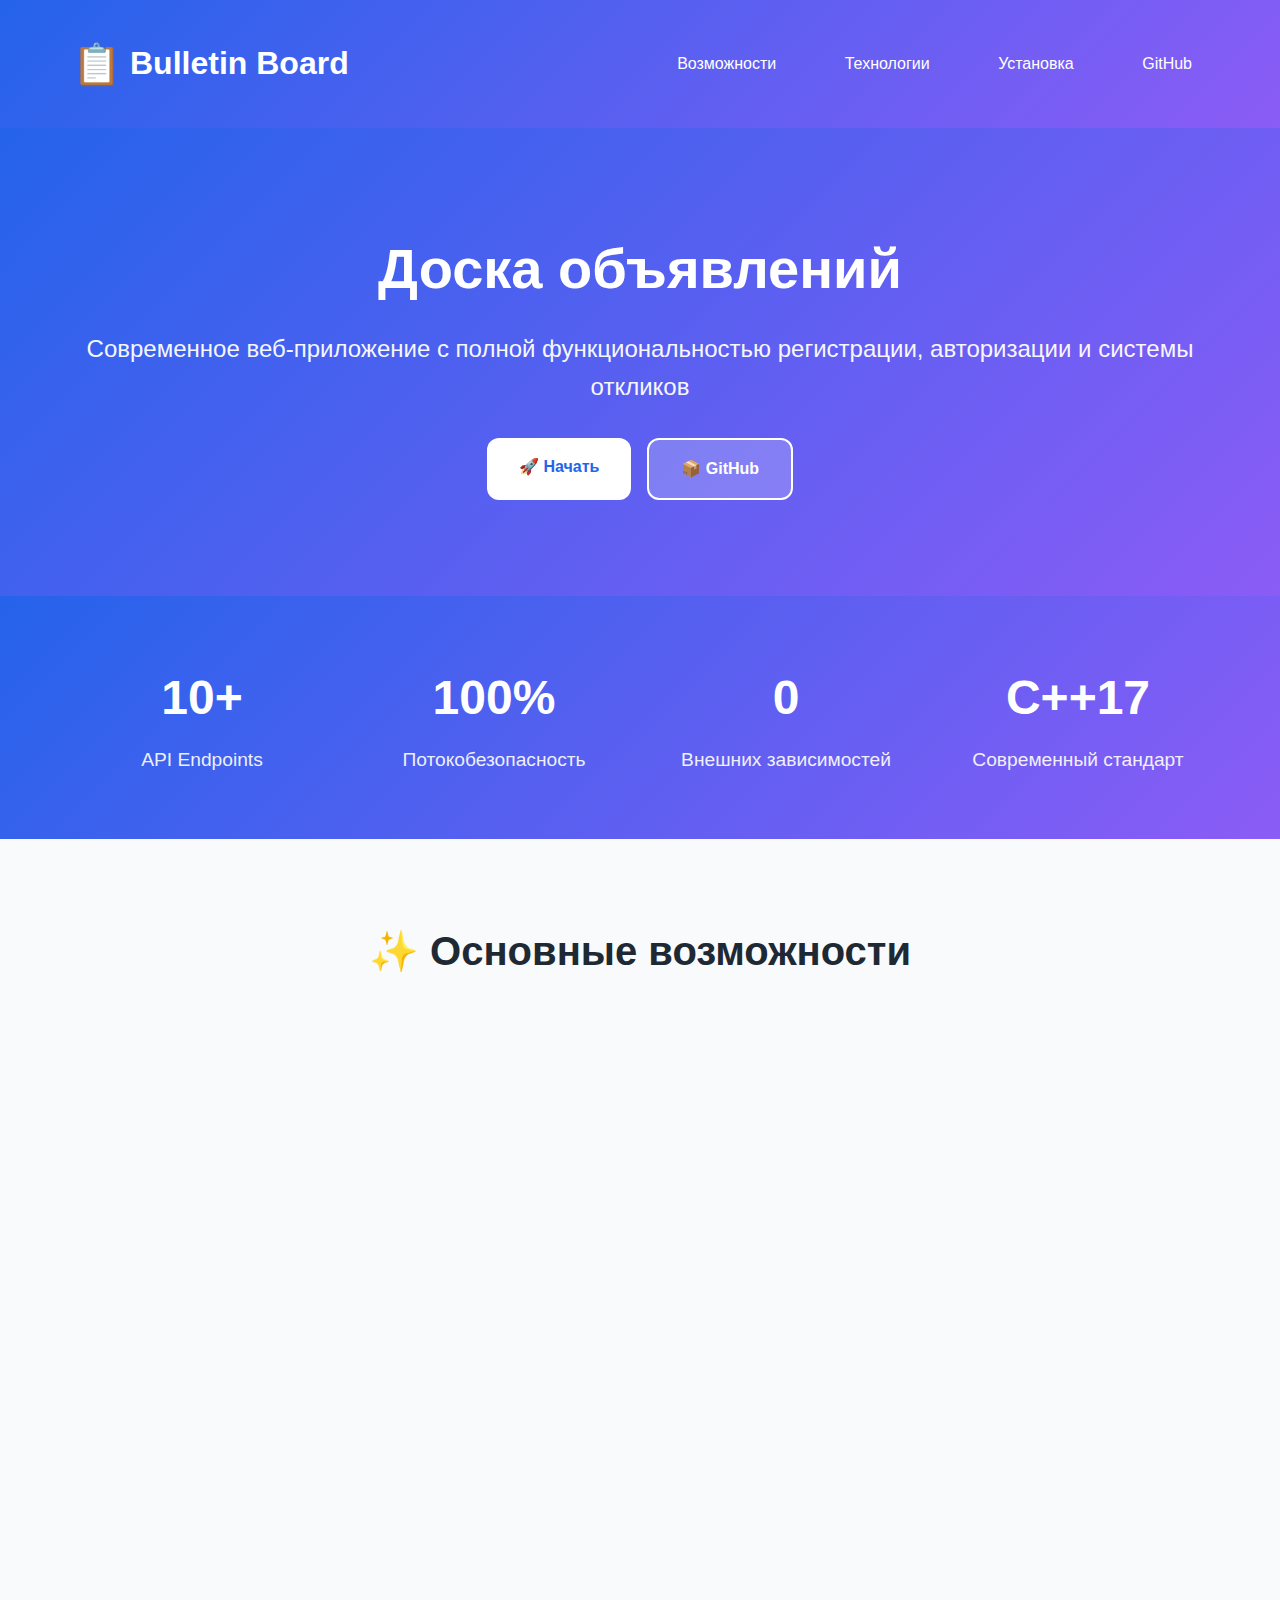
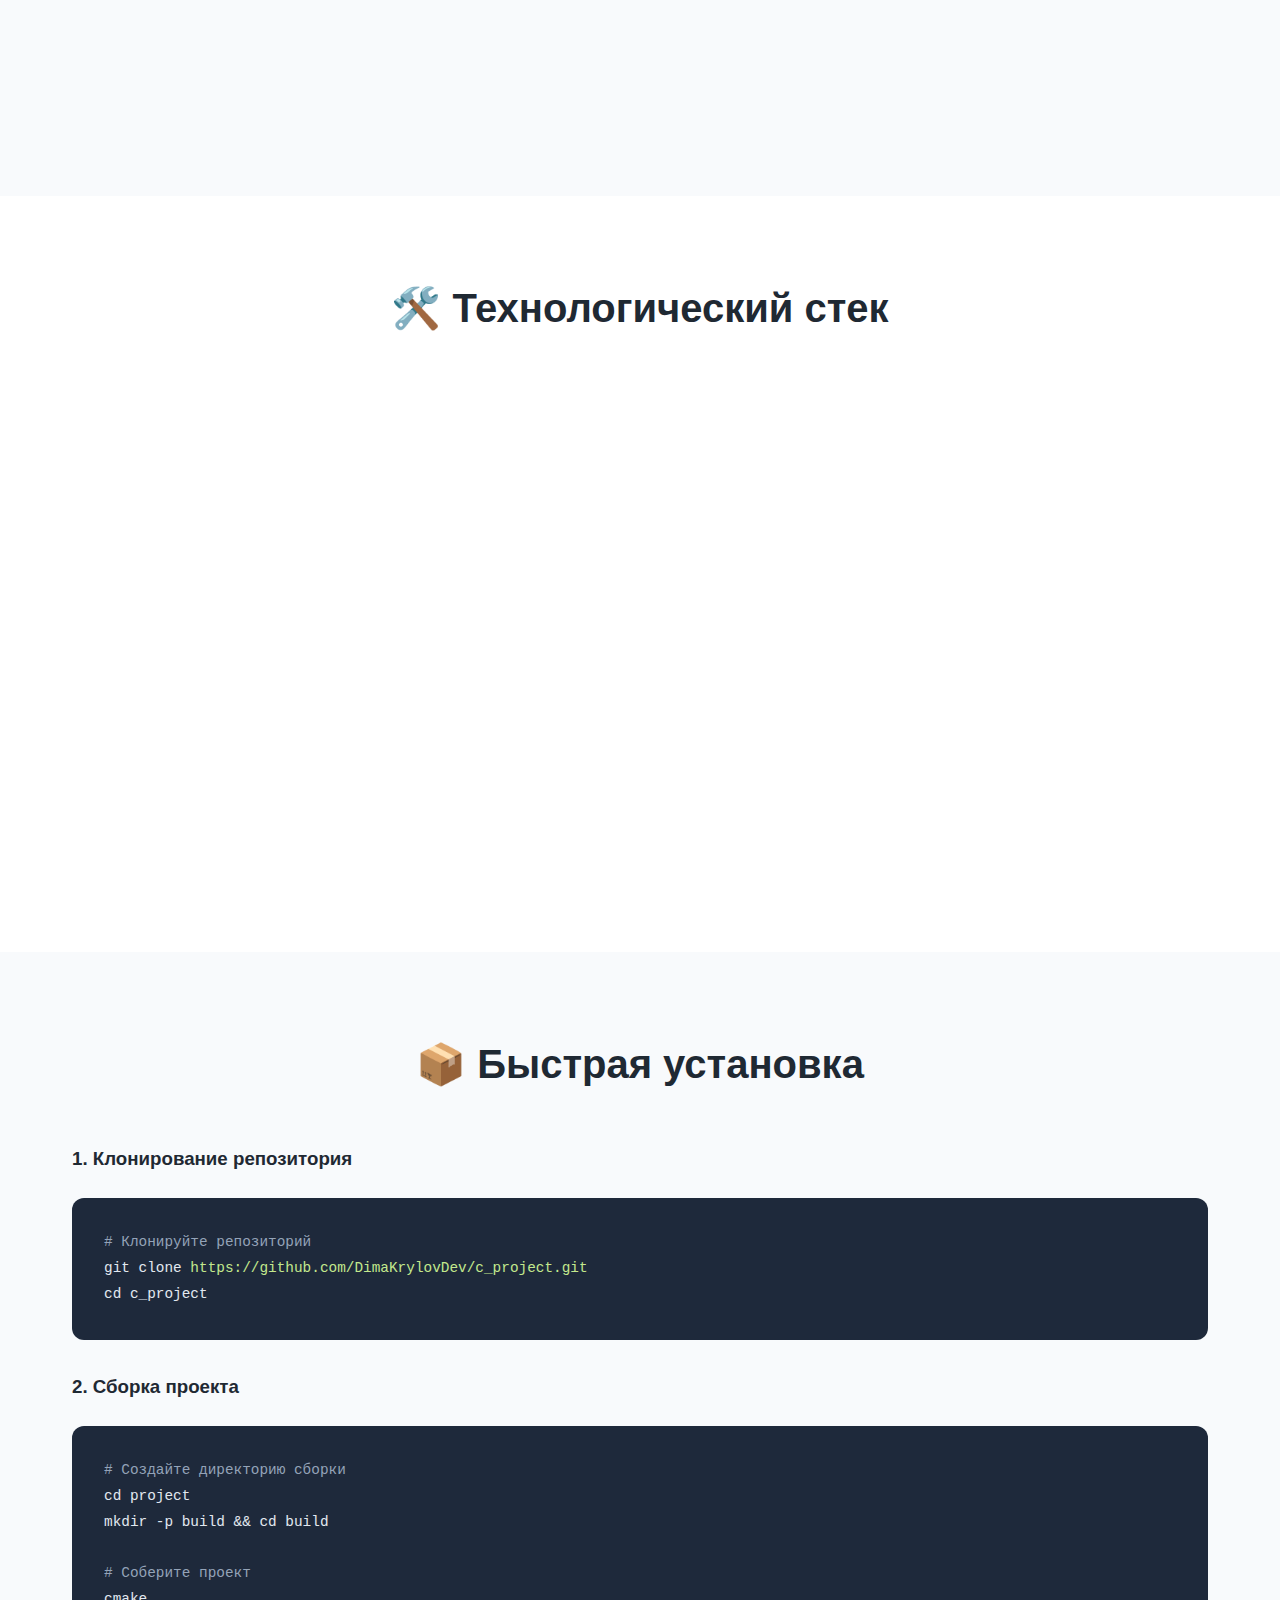
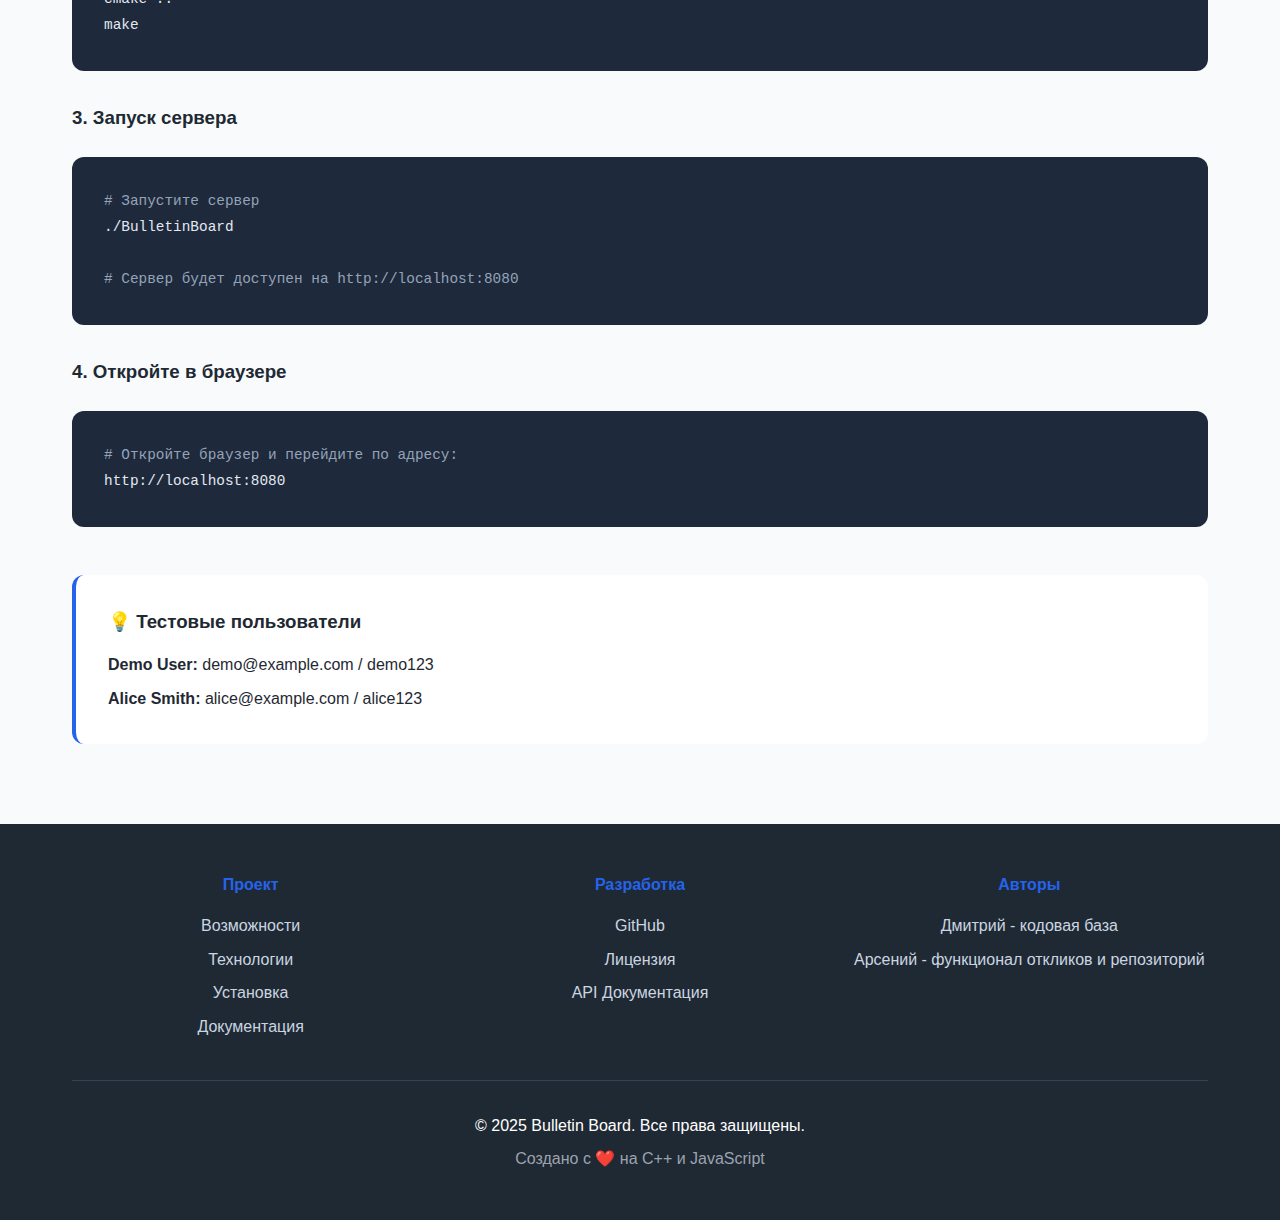
<file: index.html>
<!DOCTYPE html>
<html lang="ru">

<head>
    <meta charset="UTF-8">
    <meta name="viewport" content="width=device-width, initial-scale=1.0">
    <meta name="description" content="Современная доска объявлений с системой откликов на C++ и JavaScript">
    <title>Bulletin Board - Доска объявлений</title>
    <style>
        * {
            margin: 0;
            padding: 0;
            box-sizing: border-box;
        }

        :root {
            --primary: #2563eb;
            --primary-dark: #1d4ed8;
            --secondary: #8b5cf6;
            --success: #16a34a;
            --danger: #ef4444;
            --text: #1f2933;
            --text-light: #6b7280;
            --bg: #ffffff;
            --bg-light: #f8fafc;
            --border: #e4e7ec;
            --shadow: rgba(15, 23, 42, 0.1);
        }

        body {
            font-family: -apple-system, BlinkMacSystemFont, 'Segoe UI', 'Roboto', 'Oxygen', 'Ubuntu', 'Cantarell', sans-serif;
            line-height: 1.6;
            color: var(--text);
            background: var(--bg);
        }

        .container {
            max-width: 1200px;
            margin: 0 auto;
            padding: 0 2rem;
        }

        /* Header */
        header {
            background: linear-gradient(135deg, var(--primary), var(--secondary));
            color: white;
            padding: 2rem 0;
            box-shadow: 0 4px 6px var(--shadow);
        }

        header .container {
            display: flex;
            justify-content: space-between;
            align-items: center;
            flex-wrap: wrap;
            gap: 1rem;
        }

        .logo {
            font-size: 2rem;
            font-weight: 700;
            display: flex;
            align-items: center;
            gap: 0.5rem;
        }

        .logo-icon {
            font-size: 2.5rem;
        }

        nav a {
            color: white;
            text-decoration: none;
            margin-left: 2rem;
            padding: 0.5rem 1rem;
            border-radius: 8px;
            transition: background 0.2s;
        }

        nav a:hover {
            background: rgba(255, 255, 255, 0.2);
        }

        /* Hero Section */
        .hero {
            background: linear-gradient(135deg, var(--primary), var(--secondary));
            color: white;
            padding: 6rem 0;
            text-align: center;
        }

        .hero h1 {
            font-size: 3.5rem;
            margin-bottom: 1rem;
            font-weight: 800;
        }

        .hero p {
            font-size: 1.5rem;
            margin-bottom: 2rem;
            opacity: 0.95;
        }

        .hero-buttons {
            display: flex;
            gap: 1rem;
            justify-content: center;
            flex-wrap: wrap;
        }

        .btn {
            padding: 1rem 2rem;
            border-radius: 12px;
            text-decoration: none;
            font-weight: 600;
            transition: all 0.3s;
            display: inline-block;
            border: none;
            cursor: pointer;
            font-size: 1rem;
        }

        .btn-primary {
            background: white;
            color: var(--primary);
        }

        .btn-primary:hover {
            transform: translateY(-2px);
            box-shadow: 0 8px 20px rgba(0, 0, 0, 0.2);
        }

        .btn-secondary {
            background: rgba(255, 255, 255, 0.2);
            color: white;
            border: 2px solid white;
        }

        .btn-secondary:hover {
            background: rgba(255, 255, 255, 0.3);
        }

        /* Features Section */
        .features {
            padding: 5rem 0;
            background: var(--bg-light);
        }

        .section-title {
            text-align: center;
            font-size: 2.5rem;
            margin-bottom: 3rem;
            color: var(--text);
        }

        .features-grid {
            display: grid;
            grid-template-columns: repeat(auto-fit, minmax(300px, 1fr));
            gap: 2rem;
        }

        .feature-card {
            background: white;
            padding: 2rem;
            border-radius: 16px;
            box-shadow: 0 4px 6px var(--shadow);
            transition: transform 0.3s, box-shadow 0.3s;
        }

        .feature-card:hover {
            transform: translateY(-5px);
            box-shadow: 0 12px 24px var(--shadow);
        }

        .feature-icon {
            font-size: 3rem;
            margin-bottom: 1rem;
        }

        .feature-card h3 {
            font-size: 1.5rem;
            margin-bottom: 1rem;
            color: var(--primary);
        }

        .feature-card p {
            color: var(--text-light);
        }

        /* Tech Stack */
        .tech {
            padding: 5rem 0;
        }

        .tech-grid {
            display: grid;
            grid-template-columns: repeat(auto-fit, minmax(200px, 1fr));
            gap: 2rem;
            margin-top: 3rem;
        }

        .tech-item {
            text-align: center;
            padding: 2rem;
            background: var(--bg-light);
            border-radius: 12px;
            transition: transform 0.3s;
        }

        .tech-item:hover {
            transform: scale(1.05);
        }

        .tech-item .icon {
            font-size: 3rem;
            margin-bottom: 1rem;
        }

        .tech-item h4 {
            font-size: 1.2rem;
            color: var(--primary);
        }

        /* Installation */
        .installation {
            padding: 5rem 0;
            background: var(--bg-light);
        }

        .code-block {
            background: #1e293b;
            color: #e2e8f0;
            padding: 2rem;
            border-radius: 12px;
            overflow-x: auto;
            margin: 1.5rem 0;
            font-family: 'Courier New', monospace;
        }

        .code-block code {
            font-size: 0.9rem;
            line-height: 1.8;
        }

        .code-block .comment {
            color: #94a3b8;
        }

        .code-block .keyword {
            color: #c792ea;
        }

        .code-block .string {
            color: #c3e88d;
        }

        /* Stats */
        .stats {
            padding: 4rem 0;
            background: linear-gradient(135deg, var(--primary), var(--secondary));
            color: white;
        }

        .stats-grid {
            display: grid;
            grid-template-columns: repeat(auto-fit, minmax(200px, 1fr));
            gap: 2rem;
            text-align: center;
        }

        .stat-item h3 {
            font-size: 3rem;
            margin-bottom: 0.5rem;
        }

        .stat-item p {
            font-size: 1.2rem;
            opacity: 0.9;
        }

        /* Footer */
        footer {
            background: var(--text);
            color: white;
            padding: 3rem 0;
            text-align: center;
        }

        .footer-content {
            display: grid;
            grid-template-columns: repeat(auto-fit, minmax(250px, 1fr));
            gap: 2rem;
            margin-bottom: 2rem;
        }

        .footer-section h4 {
            margin-bottom: 1rem;
            color: var(--primary);
        }

        .footer-section a {
            color: #cbd5e1;
            text-decoration: none;
            display: block;
            margin-bottom: 0.5rem;
            transition: color 0.2s;
        }

        .footer-section a:hover {
            color: white;
        }

        .footer-bottom {
            border-top: 1px solid #374151;
            padding-top: 2rem;
            margin-top: 2rem;
        }

        /* Responsive */
        @media (max-width: 768px) {
            .hero h1 {
                font-size: 2.5rem;
            }

            .hero p {
                font-size: 1.2rem;
            }

            nav {
                margin-top: 1rem;
            }

            nav a {
                margin-left: 0;
                margin-right: 1rem;
            }
        }

        .badge {
            display: inline-block;
            padding: 0.25rem 0.75rem;
            border-radius: 999px;
            font-size: 0.85rem;
            font-weight: 600;
            margin-left: 0.5rem;
        }

        .badge-new {
            background: var(--success);
            color: white;
        }
    </style>
</head>

<body>
    <header>
        <div class="container">
            <div class="logo">
                <span class="logo-icon">📋</span>
                <span>Bulletin Board</span>
            </div>
            <nav>
                <a href="#features">Возможности</a>
                <a href="#tech">Технологии</a>
                <a href="#install">Установка</a>
                <a href="https://github.com/DimaKrylovDev/c_project" target="_blank">GitHub</a>
            </nav>
        </div>
    </header>

    <section class="hero">
        <div class="container">
            <h1>Доска объявлений</h1>
            <p>Современное веб-приложение с полной функциональностью регистрации, авторизации и системы откликов</p>
            <div class="hero-buttons">
                <a href="#install" class="btn btn-primary">🚀 Начать</a>
                <a href="https://github.com/DimaKrylovDev/c_project" class="btn btn-secondary" target="_blank">📦
                    GitHub</a>
            </div>
        </div>
    </section>

    <section class="stats">
        <div class="container">
            <div class="stats-grid">
                <div class="stat-item">
                    <h3>10+</h3>
                    <p>API Endpoints</p>
                </div>
                <div class="stat-item">
                    <h3>100%</h3>
                    <p>Потокобезопасность</p>
                </div>
                <div class="stat-item">
                    <h3>0</h3>
                    <p>Внешних зависимостей</p>
                </div>
                <div class="stat-item">
                    <h3>C++17</h3>
                    <p>Современный стандарт</p>
                </div>
            </div>
        </div>
    </section>

    <section id="features" class="features">
        <div class="container">
            <h2 class="section-title">✨ Основные возможности</h2>
            <div class="features-grid">
                <div class="feature-card">
                    <div class="feature-icon">👤</div>
                    <h3>Регистрация и авторизация</h3>
                    <p>Полноценная система пользователей с токенами авторизации и безопасным хешированием паролей</p>
                </div>
                <div class="feature-card">
                    <div class="feature-icon">📝</div>
                    <h3>Управление объявлениями</h3>
                    <p>Создание, просмотр и удаление объявлений с указанием цены, описания и контактной информации</p>
                </div>
                <div class="feature-card">
                    <div class="feature-icon">💬</div>
                    <h3>Система откликов <span class="badge badge-new">NEW</span></h3>
                    <p>Возможность откликнуться на объявления, просмотр откликнувшихся и управление своими откликами</p>
                </div>
                <div class="feature-card">
                    <div class="feature-icon">🔒</div>
                    <h3>Безопасность</h3>
                    <p>Защита от повторных откликов, мультикликов и проверка прав доступа на всех уровнях</p>
                </div>
                <div class="feature-card">
                    <div class="feature-icon">⚡</div>
                    <h3>Высокая производительность</h3>
                    <p>Многопоточный сервер на C++ с эффективными структурами данных и минимальной задержкой</p>
                </div>
                <div class="feature-card">
                    <div class="feature-icon">🎨</div>
                    <h3>Современный UI</h3>
                    <p>Красивый интерфейс с анимациями, модальными окнами и адаптивным дизайном</p>
                </div>
            </div>
        </div>
    </section>

    <section id="tech" class="tech">
        <div class="container">
            <h2 class="section-title">🛠️ Технологический стек</h2>
            <div class="tech-grid">
                <div class="tech-item">
                    <div class="icon">⚙️</div>
                    <h4>C++17</h4>
                    <p>Backend сервер</p>
                </div>
                <div class="tech-item">
                    <div class="icon">🌐</div>
                    <h4>HTTP Server</h4>
                    <p>Собственный сервер</p>
                </div>
                <div class="tech-item">
                    <div class="icon">📜</div>
                    <h4>JavaScript</h4>
                    <p>Frontend логика</p>
                </div>
                <div class="tech-item">
                    <div class="icon">🎨</div>
                    <h4>CSS3</h4>
                    <p>Стилизация</p>
                </div>
                <div class="tech-item">
                    <div class="icon">🔧</div>
                    <h4>CMake</h4>
                    <p>Система сборки</p>
                </div>
                <div class="tech-item">
                    <div class="icon">🧵</div>
                    <h4>pthread</h4>
                    <p>Многопоточность</p>
                </div>
            </div>
        </div>
    </section>

    <section id="install" class="installation">
        <div class="container">
            <h2 class="section-title">📦 Быстрая установка</h2>

            <h3 style="margin-top: 2rem; margin-bottom: 1rem;">1. Клонирование репозитория</h3>
            <div class="code-block">
                <code>
<span class="comment"># Клонируйте репозиторий</span><br>
git clone <span class="string">https://github.com/DimaKrylovDev/c_project.git</span><br>
cd c_project
                </code>
            </div>

            <h3 style="margin-top: 2rem; margin-bottom: 1rem;">2. Сборка проекта</h3>
            <div class="code-block">
                <code>
<span class="comment"># Создайте директорию сборки</span><br>
cd project<br>
mkdir -p build && cd build<br>
<br>
<span class="comment"># Соберите проект</span><br>
cmake ..<br>
make
                </code>
            </div>

            <h3 style="margin-top: 2rem; margin-bottom: 1rem;">3. Запуск сервера</h3>
            <div class="code-block">
                <code>
<span class="comment"># Запустите сервер</span><br>
./BulletinBoard<br>
<br>
<span class="comment"># Сервер будет доступен на http://localhost:8080</span>
                </code>
            </div>

            <h3 style="margin-top: 2rem; margin-bottom: 1rem;">4. Откройте в браузере</h3>
            <div class="code-block">
                <code>
<span class="comment"># Откройте браузер и перейдите по адресу:</span><br>
http://localhost:8080
                </code>
            </div>

            <div
                style="margin-top: 3rem; padding: 2rem; background: white; border-radius: 12px; border-left: 4px solid var(--primary);">
                <h3 style="margin-bottom: 1rem;">💡 Тестовые пользователи</h3>
                <p style="margin-bottom: 0.5rem;"><strong>Demo User:</strong> demo@example.com / demo123</p>
                <p><strong>Alice Smith:</strong> alice@example.com / alice123</p>
            </div>
        </div>
    </section>

    <footer>
        <div class="container">
            <div class="footer-content">
                <div class="footer-section">
                    <h4>Проект</h4>
                    <a href="#features">Возможности</a>
                    <a href="#tech">Технологии</a>
                    <a href="#install">Установка</a>
                    <a href="README.md">Документация</a>
                </div>
                <div class="footer-section">
                    <h4>Разработка</h4>
                    <a href="https://github.com/DimaKrylovDev/c_project" target="_blank">GitHub</a>
                    <a href="LICENSE">Лицензия</a>
                    <a href="#install">API Документация</a>
                </div>
                <div class="footer-section">
                    <h4>Авторы</h4>
                    <p style="color: #cbd5e1; margin-bottom: 0.5rem;">Дмитрий - кодовая база</p>
                    <p style="color: #cbd5e1;">Арсений - функционал откликов и репозиторий</p>
                </div>
            </div>
            <div class="footer-bottom">
                <p>&copy; 2025 Bulletin Board. Все права защищены.</p>
                <p style="margin-top: 0.5rem; color: #9ca3af;">Создано с ❤️ на C++ и JavaScript</p>
            </div>
        </div>
    </footer>

    <script>
        // Плавная прокрутка для якорных ссылок
        document.querySelectorAll('a[href^="#"]').forEach(anchor => {
            anchor.addEventListener('click', function (e) {
                e.preventDefault();
                const target = document.querySelector(this.getAttribute('href'));
                if (target) {
                    target.scrollIntoView({
                        behavior: 'smooth',
                        block: 'start'
                    });
                }
            });
        });

        // Анимация появления элементов при прокрутке
        const observerOptions = {
            threshold: 0.1,
            rootMargin: '0px 0px -50px 0px'
        };

        const observer = new IntersectionObserver((entries) => {
            entries.forEach(entry => {
                if (entry.isIntersecting) {
                    entry.target.style.opacity = '1';
                    entry.target.style.transform = 'translateY(0)';
                }
            });
        }, observerOptions);

        document.querySelectorAll('.feature-card, .tech-item').forEach(el => {
            el.style.opacity = '0';
            el.style.transform = 'translateY(20px)';
            el.style.transition = 'opacity 0.6s, transform 0.6s';
            observer.observe(el);
        });
    </script>
</body>

</html>
</file>
